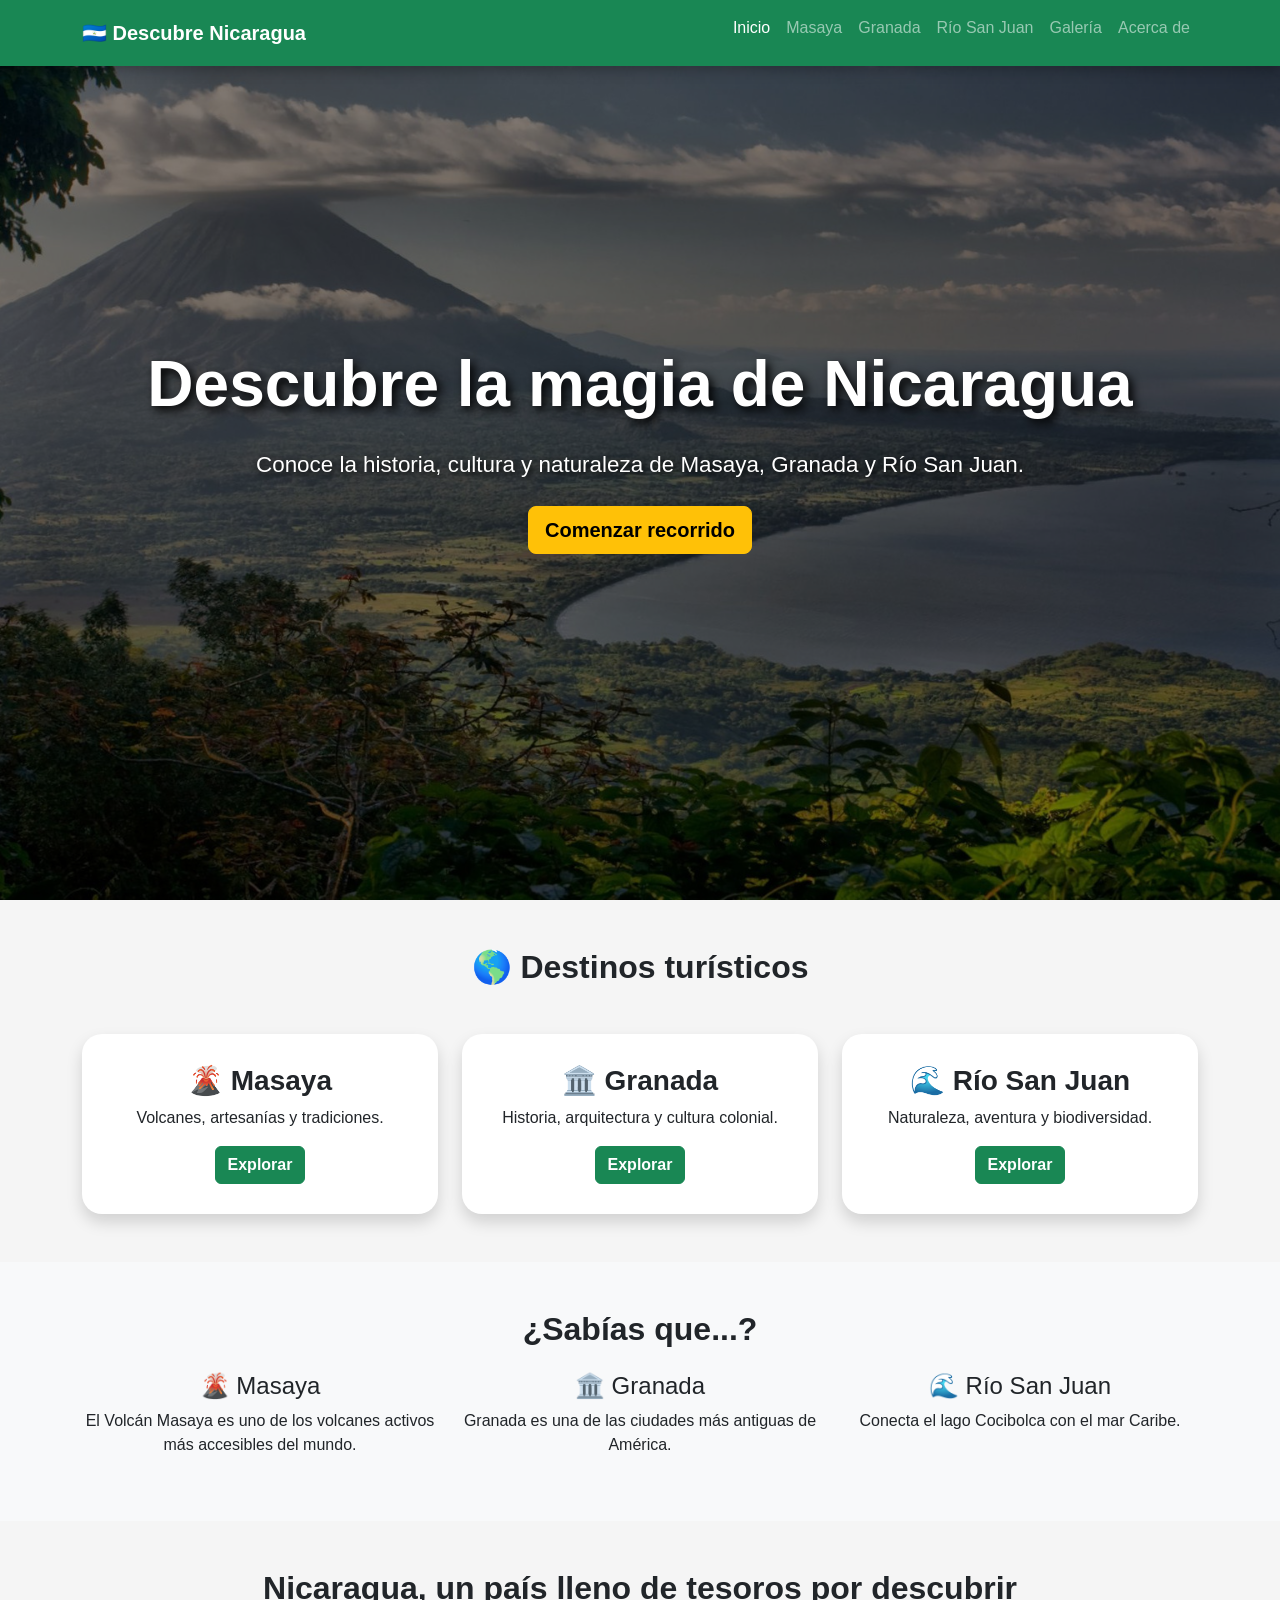
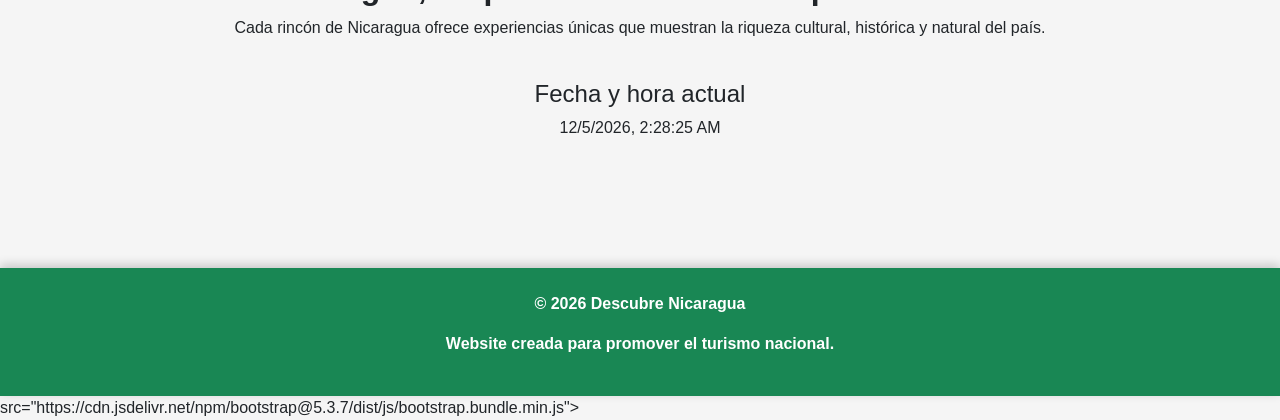
<file: index.html>
<!DOCTYPE html>
<html lang="es">
<head>
<meta charset="UTF-8">
<meta name="viewport" content="width=device-width, initial-scale=1.0">
<title>Descubre Nicaragua</title>
<link href="https://cdn.jsdelivr.net/npm/bootstrap@5.3.7/dist/css/bootstrap.min.css" rel="stylesheet">
<link rel="stylesheet" href="styleindex.css">
</head>
<body>
    <a href="#" class="btn btn-success arriba">
⬆️
</a>

<nav class="navbar navbar-expand-lg navbar-dark bg-success fixed-top">
<div class="container">
<a class="navbar-brand fw-bold" href="index.html">
🇳🇮 Descubre Nicaragua
</a>
<button class="navbar-toggler"
type="button"
data-bs-toggle="collapse"
data-bs-target="#menu">
<span class="navbar-toggler-icon"></span>
</button>
<div class="collapse navbar-collapse" id="menu">
<ul class="navbar-nav ms-auto">
<li class="nav-item">
<a class="nav-link active" href="index.html">

Inicio
</a>
</li>
<li class="nav-item">
<a class="nav-link" href="masaya.html">

Masaya
</a>
</li>
<li class="nav-item">
<a class="nav-link" href="granada.html">

Granada
</a>
</li>
<li class="nav-item">
<a class="nav-link" href="riosanjuan.html">

Río San Juan
</a>
</li>
<li class="nav-item">
<a class="nav-link" href="galeria.html">

Galería
</a>
</li>
<li class="nav-item">
<a class="nav-link" href="acerca.html">

Acerca de
</a>
</li>
</ul>
</div>
</div>
</nav>
<header class="hero">
<div class="container text-center">
<h1>

 Descubre la magia de Nicaragua 
</h1>
<p class="lead">
Conoce la historia, cultura y naturaleza de Masaya, Granada y Río San Juan.
</p>
<a href="masaya.html"
class="btn btn-warning btn-lg">

Comenzar recorrido
</a>
</div>
</header>
<section class="container py-5">
<h2 class="text-center mb-5">

🌎 Destinos turísticos
</h2>
<div class="row g-4">
<div class="col-md-4">
<div class="card h-100 shadow text-center">
<div class="card-body">

<h3>🌋 Masaya</h3>
<p>
Volcanes, artesanías y tradiciones.
</p>
<a href="masaya.html"
class="btn btn-success">
Explorar
</a>
</div>
</div>
</div>
<div class="col-md-4">
<div class="card h-100 shadow text-center">
<div class="card-body">

<h3>🏛️ Granada</h3>
<p>
Historia, arquitectura y cultura colonial.
</p>
<a href="granada.html"
class="btn btn-success">
Explorar
</a>
</div>
</div>
</div>
<div class="col-md-4">
<div class="card h-100 shadow text-center">
<div class="card-body">

<h3>🌊 Río San Juan</h3>
<p>
Naturaleza, aventura y biodiversidad.
</p>
<a href="riosanjuan.html"
class="btn btn-success">
Explorar
</a>
</div>
</div>
</div>
</div>
</section>
<section class="bg-light py-5">
<div class="container text-center">
<h2>

 ¿Sabías que...?
</h2>
<div class="row mt-4">
<div class="col-md-4">
<h4>🌋 Masaya</h4>
<p>
El Volcán Masaya es uno de los volcanes activos más accesibles del mundo.
</p>
</div>
<div class="col-md-4">
<h4>🏛️ Granada</h4>
<p>
Granada es una de las ciudades más antiguas de América.
</p>
</div>
<div class="col-md-4">
<h4>🌊 Río San Juan</h4>
<p>
Conecta el lago Cocibolca con el mar Caribe.
</p>
</div>
</div>
</div>
</section>
<section class="container py-5 text-center">
<h2>
 Nicaragua, un país lleno de tesoros por descubrir
</h2>
<p>
Cada rincón de Nicaragua ofrece experiencias únicas que muestran la riqueza cultural, histórica y natural del país.
</p>
<section class="container text-center py-4">
<h4> Fecha y hora actual</h4>
<p id="fecha"></p>
<script>
function mostrarFecha(){
const hoy = new Date();
document.getElementById("fecha").innerHTML = hoy.toLocaleString();
}
mostrarFecha();
</script>

</section>
</section>
<footer class="bg-success text-white text-center p-4">
<p>
© 2026 Descubre Nicaragua
</p>
<p>
Website creada para promover el turismo nacional.
</p>
</footer>
</script> src="https://cdn.jsdelivr.net/npm/bootstrap@5.3.7/dist/js/bootstrap.bundle.min.js"></script>
</body>
</html>
</file>
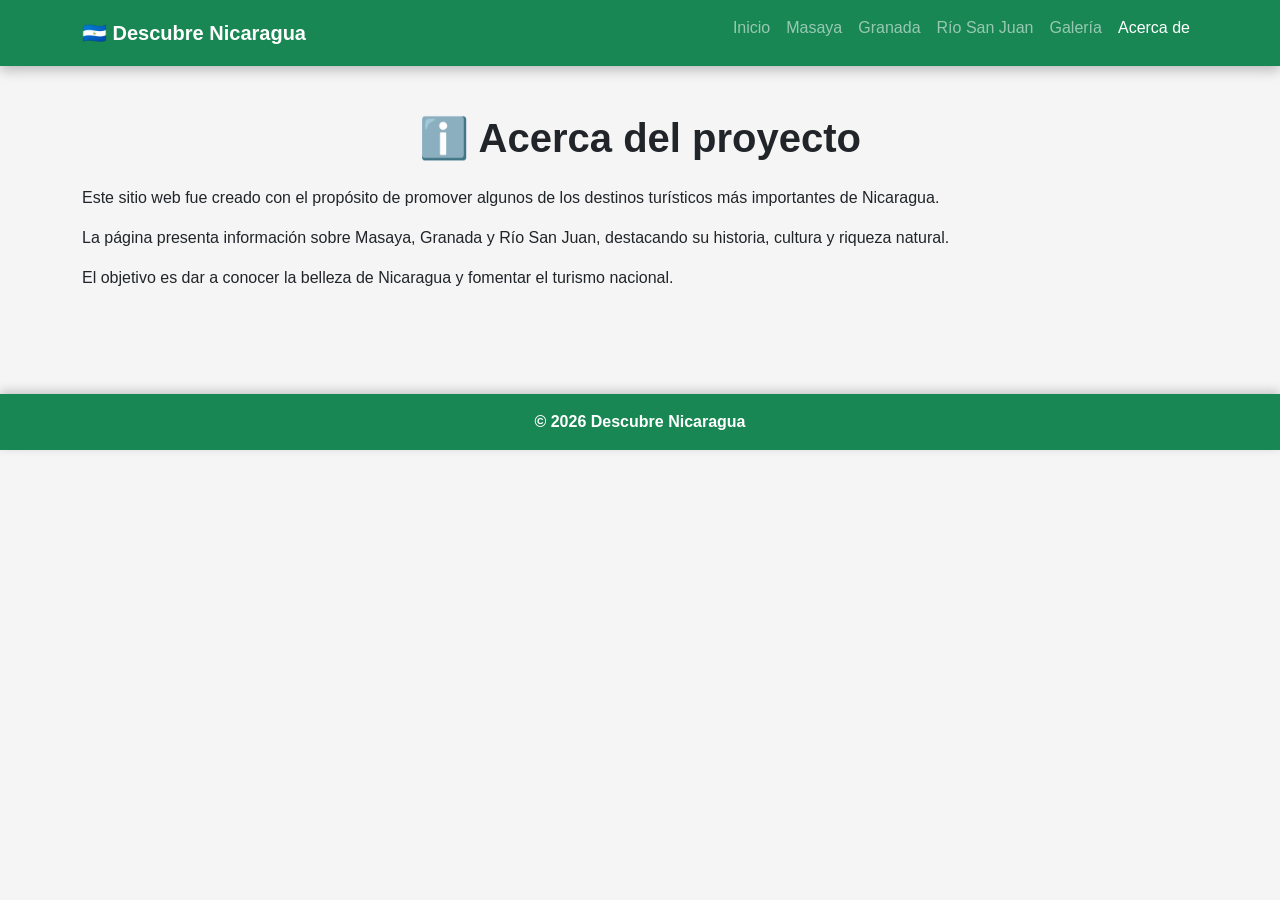
<file: acerca.html>
<!DOCTYPE html>
<html lang="es">
<head>
<meta charset="UTF-8">
<meta name="viewport" content="width=device-width, initial-scale=1.0">
<title>Acerca de | Descubre Nicaragua</title>
<link href="https://cdn.jsdelivr.net/npm/bootstrap@5.3.7/dist/css/bootstrap.min.css" rel="stylesheet">
<link rel="stylesheet" href="styleindex.css">
</head>
<body>
<nav class="navbar navbar-expand-lg navbar-dark bg-success">
<div class="container">
<a class="navbar-brand fw-bold" href="index.html">
🇳🇮 Descubre Nicaragua
</a>
<button class="navbar-toggler"
type="button"
data-bs-toggle="collapse"
data-bs-target="#menu">
<span class="navbar-toggler-icon"></span>
</button>
<div class="collapse navbar-collapse" id="menu">
<ul class="navbar-nav ms-auto">
<li class="nav-item">
<a class="nav-link" href="index.html">

Inicio
</a>
</li>
<li class="nav-item">
<a class="nav-link" href="masaya.html">

Masaya
</a>
</li>
<li class="nav-item">
<a class="nav-link" href="granada.html">

Granada
</a>
</li>
<li class="nav-item">
<a class="nav-link" href="riosanjuan.html">

Río San Juan
</a>
</li>
<li class="nav-item">
<a class="nav-link" href="galeria.html">

Galería
</a>
</li>
<li class="nav-item">
<a class="nav-link active" href="acerca.html">

Acerca de
</a>
</li>
</ul>
</div>
</div>
</nav>
<section class="container py-5">
<h1 class="text-center mb-4">

ℹ️ Acerca del proyecto
</h1>
<p>
Este sitio web fue creado con el propósito de promover algunos de los destinos turísticos más importantes de Nicaragua.
</p>
<p>
La página presenta información sobre Masaya, Granada y Río San Juan, destacando su historia, cultura y riqueza natural.
</p>
<p>
El objetivo es dar a conocer la belleza de Nicaragua y fomentar el turismo nacional.
</p>
</section>
<footer class="bg-success text-white text-center p-3">
© 2026 Descubre Nicaragua
</footer>
<script src="https://cdn.jsdelivr.net/npm/bootstrap@5.3.7/dist/js/bootstrap.bundle.min.js"></script>
</body>
</html>
</file>
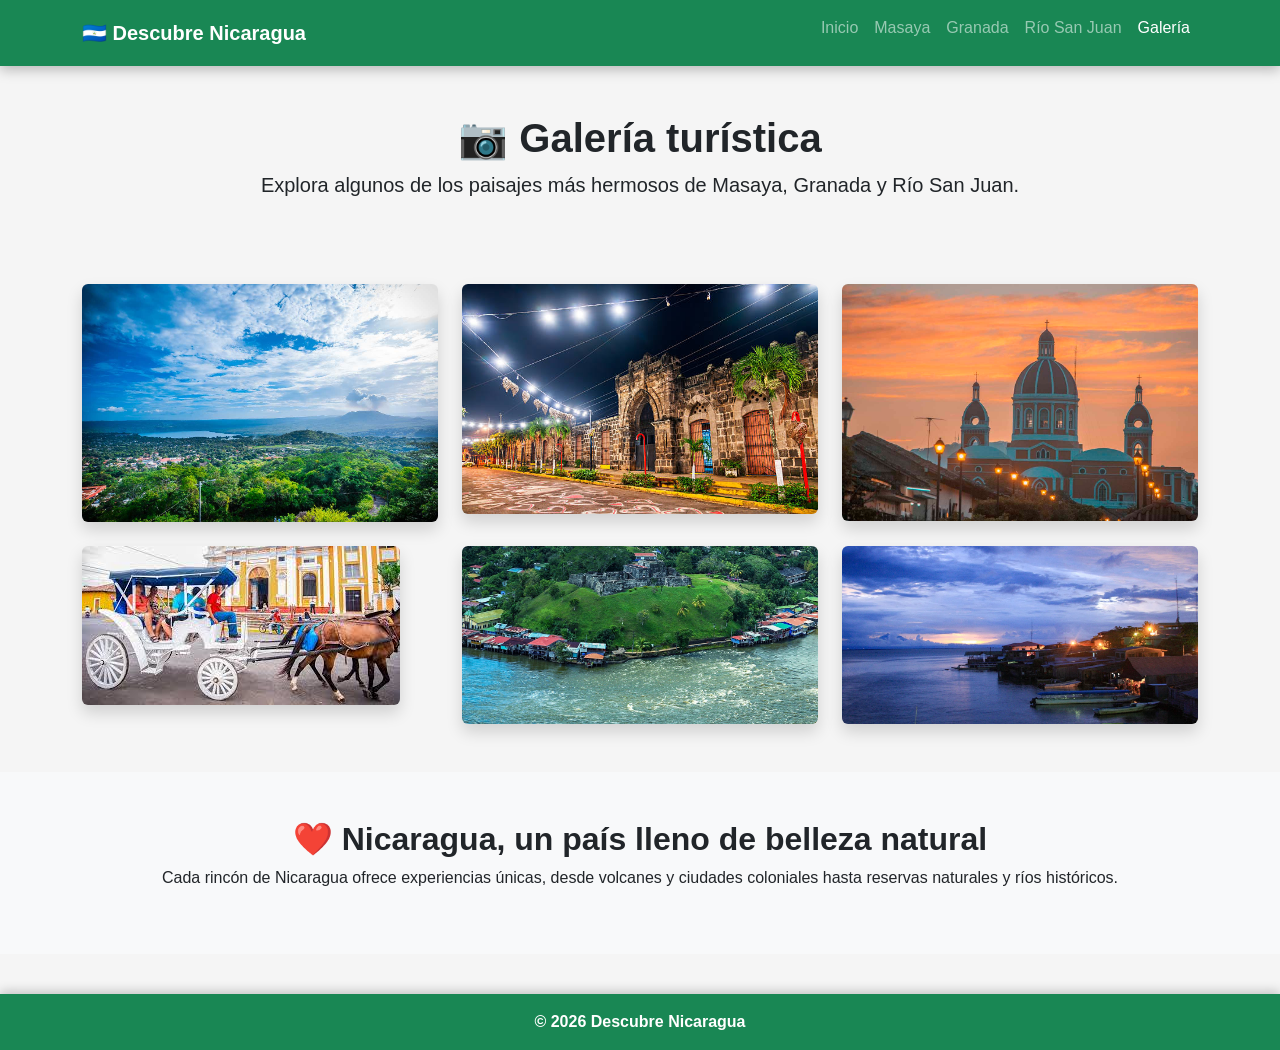
<file: galeria.html>
<!DOCTYPE html>
<html lang="es">
<head>
<meta charset="UTF-8">
<meta name="viewport" content="width=device-width, initial-scale=1.0">
<title>Galería | Descubre Nicaragua</title>
<link href="https://cdn.jsdelivr.net/npm/bootstrap@5.3.7/dist/css/bootstrap.min.css" rel="stylesheet">
<link rel="stylesheet" href="styleindex.css">
</head>
<body>
<nav class="navbar navbar-expand-lg navbar-dark bg-success">
<div class="container">
<a class="navbar-brand fw-bold" href="index.html">
🇳🇮 Descubre Nicaragua
</a>
<button class="navbar-toggler"
type="button"
data-bs-toggle="collapse"
data-bs-target="#menu">
<span class="navbar-toggler-icon"></span>
</button>
<div class="collapse navbar-collapse" id="menu">
<ul class="navbar-nav ms-auto">
<li class="nav-item">
<a class="nav-link" href="index.html">

Inicio
</a>
</li>
<li class="nav-item">
<a class="nav-link" href="masaya.html">

Masaya
</a>
</li>
<li class="nav-item">
<a class="nav-link" href="granada.html">

Granada
</a>
</li>
<li class="nav-item">
<a class="nav-link" href="riosanjuan.html">

Río San Juan
</a>
</li>
<li class="nav-item">
<a class="nav-link active" href="galeria.html">

Galería
</a>
</li>
</ul>
</div>
</div>
</nav>
<section class="container py-5 text-center">

<h1>📷 Galería turística</h1>
<p class="lead">
Explora algunos de los paisajes más hermosos de Masaya, Granada y Río San Juan.
</p>
</section>
<section class="container pb-5">
<div class="row g-4">
<div class="col-md-4">
<img
src="masayagl.jpg"
class="img-fluid rounded shadow">
</div>
<div class="col-md-4">
<img
src="masayagl2,jpg.jpg"
class="img-fluid rounded shadow">
</div>
<div class="col-md-4">
<img
src="granadagl.jpg"
class="img-fluid rounded shadow">
</div>
<div class="col-md-4">
<img
src="granadagl2.jpg"
class="img-fluid rounded shadow">
</div>
<div class="col-md-4">
<img
src="riosanjuangl.jpg"
class="img-fluid rounded shadow">
</div>
<div class="col-md-4">
<img
src="riosanjuangl2.jpg"
class="img-fluid rounded shadow">
</div>
</div>
</section>
<section class="bg-light py-5">
<div class="container text-center">
<h2>
❤️ Nicaragua, un país lleno de belleza natural
</h2>
<p>
Cada rincón de Nicaragua ofrece experiencias únicas, desde volcanes y ciudades coloniales hasta reservas naturales y ríos históricos.
</p>
</div>
</section>
<footer class="bg-success text-white text-center p-3">
© 2026 Descubre Nicaragua
</footer>
<script src="https://cdn.jsdelivr.net/npm/bootstrap@5.3.7/dist/js/bootstrap.bundle.min.js"></script>
</body> 
</html>
</file>
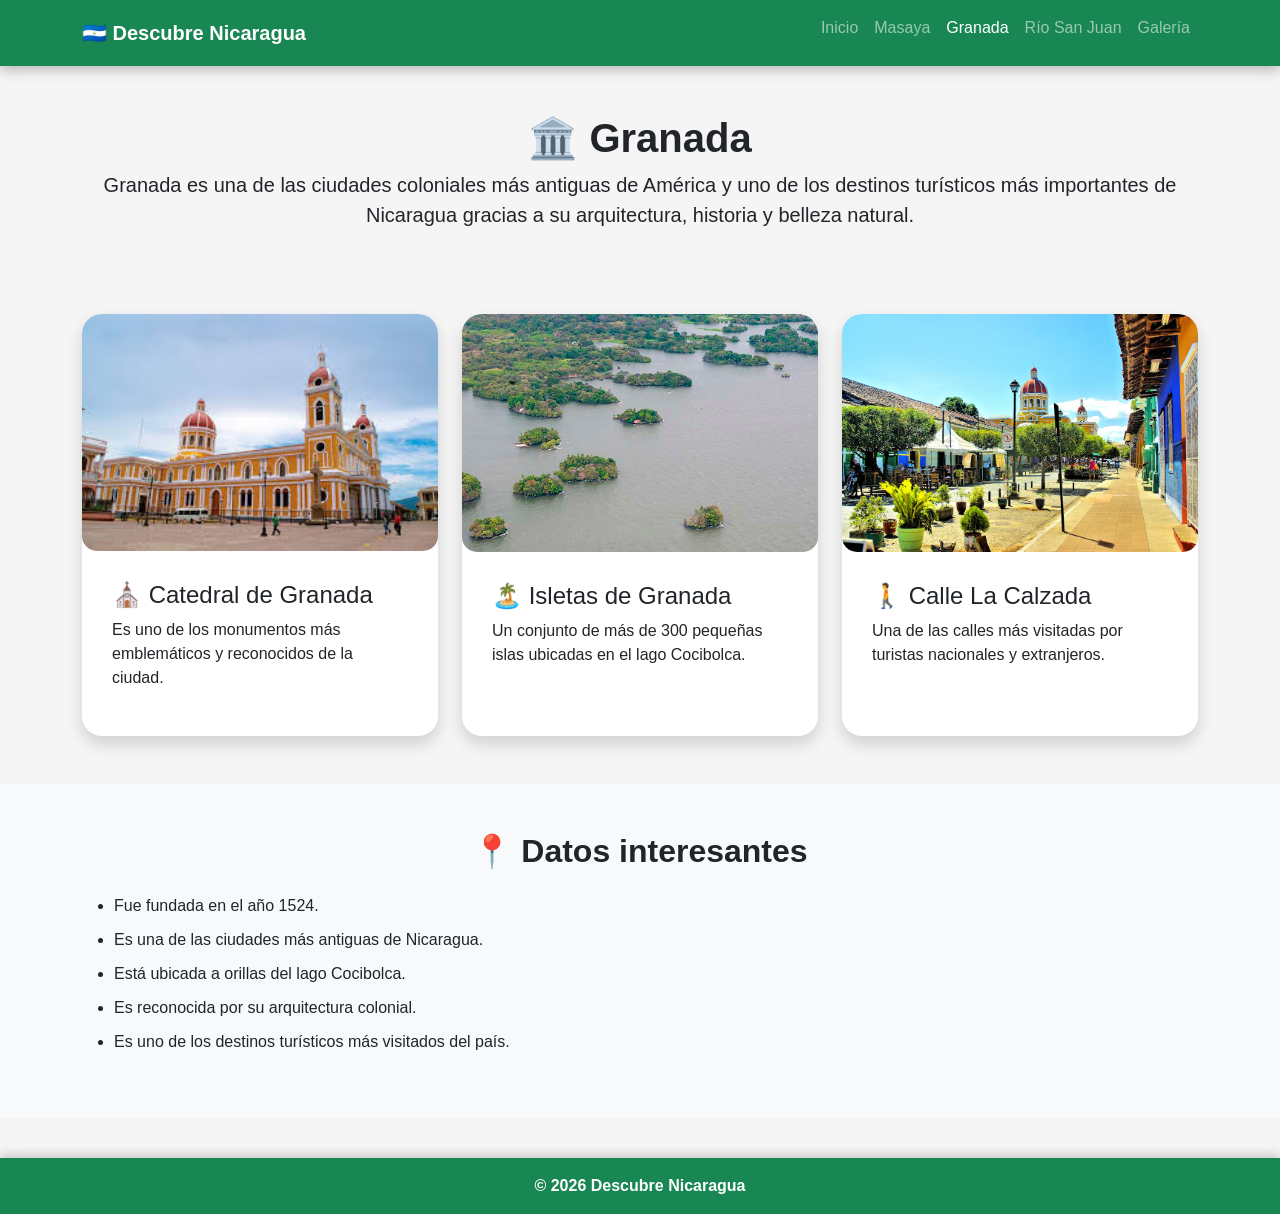
<file: granada.html>
<!DOCTYPE html>
<html lang="es">
<head>
<meta charset="UTF-8">
<meta name="viewport" content="width=device-width, initial-scale=1.0">
<title>Granada | Descubre Nicaragua</title>
<link href="https://cdn.jsdelivr.net/npm/bootstrap@5.3.7/dist/css/bootstrap.min.css" rel="stylesheet">
<link rel="stylesheet" href="styleindex.css">
</head>
<body>
<nav class="navbar navbar-expand-lg navbar-dark bg-success">
<div class="container">
<a class="navbar-brand fw-bold" href="index.html">
🇳🇮 Descubre Nicaragua
</a>
<button class="navbar-toggler"
type="button"
data-bs-toggle="collapse"
data-bs-target="#menu">
<span class="navbar-toggler-icon"></span>
</button>
<div class="collapse navbar-collapse" id="menu">
<ul class="navbar-nav ms-auto">
<li class="nav-item">
<a class="nav-link" href="index.html">

Inicio
</a>
</li>
<li class="nav-item">
<a class="nav-link" href="masaya.html">

Masaya
</a>
</li>
<li class="nav-item">
<a class="nav-link active" href="granada.html">

Granada
</a>
</li>
<li class="nav-item">
<a class="nav-link" href="riosanjuan.html">

Río San Juan
</a>
</li>
<li class="nav-item">
<a class="nav-link" href="galeria.html">

Galería
</a>
</li>
</ul>
</div>
</div>
</nav>
<section class="container py-5 text-center">

<h1>🏛️ Granada</h1>
<p class="lead">
Granada es una de las ciudades coloniales más antiguas de América y uno de los destinos turísticos más importantes de Nicaragua gracias a su arquitectura, historia y belleza natural.
</p>
</section>
<section class="container pb-5">
<div class="row g-4">
<div class="col-md-4">
<div class="card h-100 shadow">
<img src="granada.jpg"
class="card-img-top">
<div class="card-body">

<h4>⛪ Catedral de Granada</h4>
<p>
Es uno de los monumentos más emblemáticos y reconocidos de la ciudad.
</p>
</div>
</div>
</div>
<div class="col-md-4">
<div class="card h-100 shadow">
<img src="granada2.jpg"
class="card-img-top">
<div class="card-body">

<h4>🏝️ Isletas de Granada</h4>
<p>
Un conjunto de más de 300 pequeñas islas ubicadas en el lago Cocibolca.
</p>
</div>
</div>
</div>
<div class="col-md-4">
<div class="card h-100 shadow">
<img src="granada3.jpg"
class="card-img-top">
<div class="card-body">

<h4>🚶 Calle La Calzada</h4>
<p>
Una de las calles más visitadas por turistas nacionales y extranjeros.
</p>
</div>
</div>
</div>
</div>
</section>
<section class="bg-light py-5">
<div class="container">
<h2 class="text-center mb-4">

📍 Datos interesantes
</h2>
<ul>
<li>Fue fundada en el año 1524.</li>
<li>Es una de las ciudades más antiguas de Nicaragua.</li>
<li>Está ubicada a orillas del lago Cocibolca.</li>
<li>Es reconocida por su arquitectura colonial.</li>
<li>Es uno de los destinos turísticos más visitados del país.</li>
</ul>
</div>
</section>
<footer class="bg-success text-white text-center p-3">
© 2026 Descubre Nicaragua
</footer>
<script src="https://cdn.jsdelivr.net/npm/bootstrap@5.3.7/dist/js/bootstrap.bundle.min.js"></script>
</body>
</html>
</file>
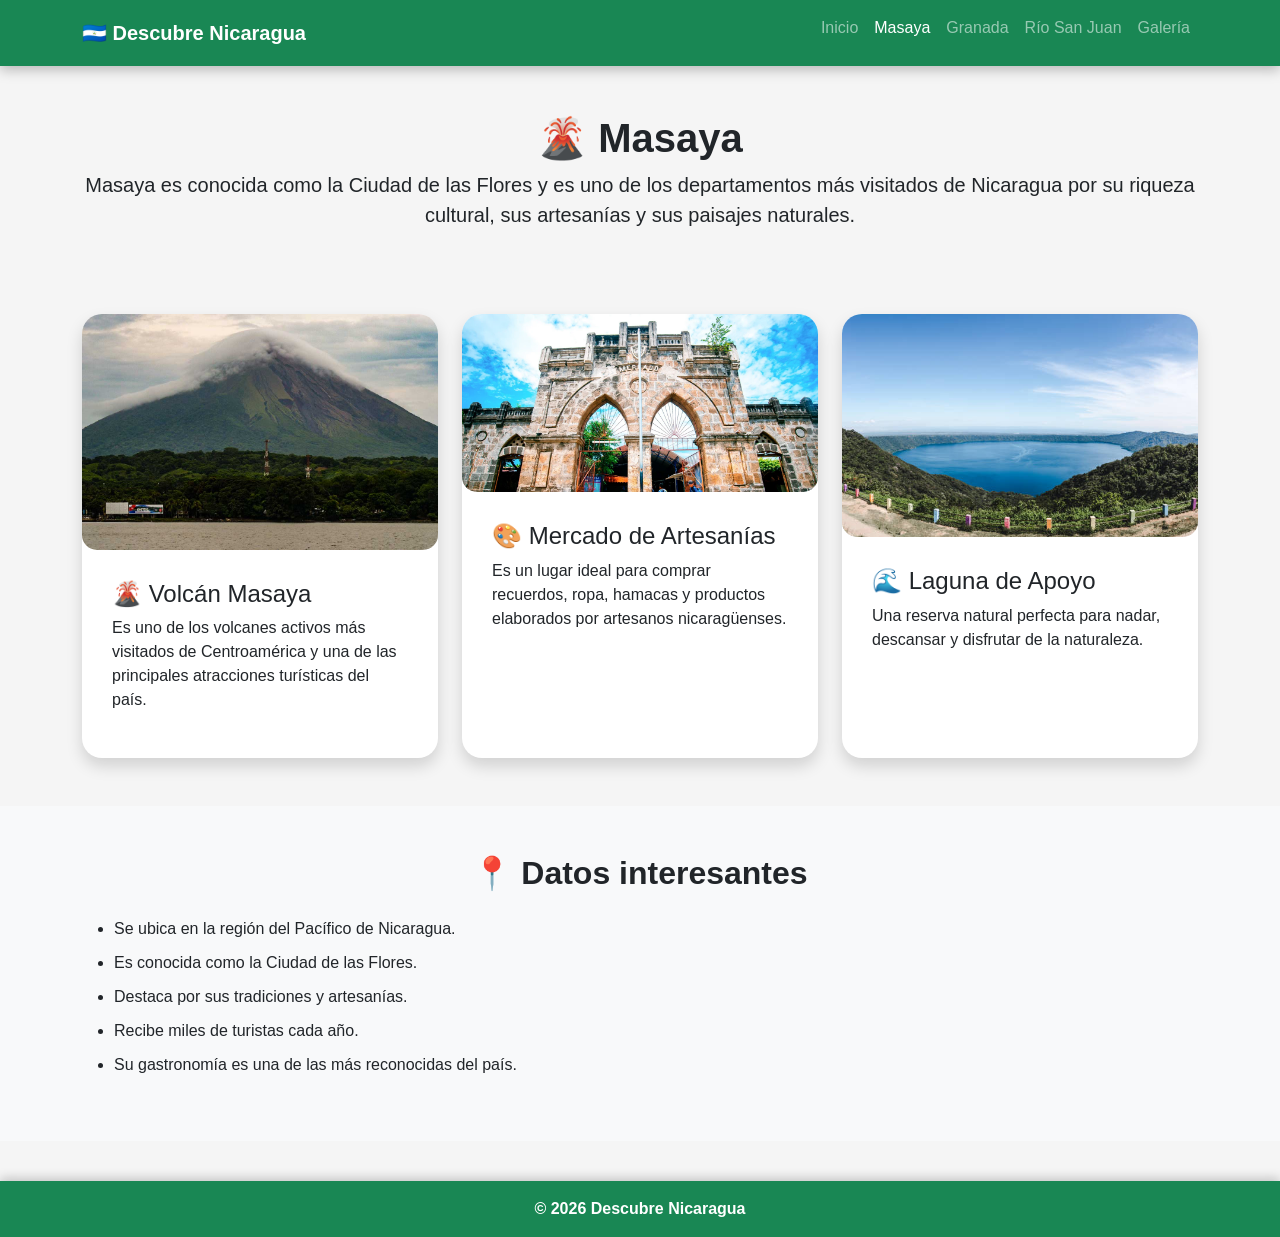
<file: masaya.html>
<!DOCTYPE html>
<html lang="es">
<head>
<meta charset="UTF-8">
<meta name="viewport" content="width=device-width, initial-scale=1.0">
<title>Masaya | Descubre Nicaragua</title>
<link href="https://cdn.jsdelivr.net/npm/bootstrap@5.3.7/dist/css/bootstrap.min.css" rel="stylesheet">
<link rel="stylesheet" href="styleindex.css">
</head>
<body>
<nav class="navbar navbar-expand-lg navbar-dark bg-success">
<div class="container">
<a class="navbar-brand fw-bold" href="index.html">
🇳🇮 Descubre Nicaragua
</a>
<button class="navbar-toggler"
type="button"
data-bs-toggle="collapse"
data-bs-target="#menu">
<span class="navbar-toggler-icon"></span>
</button>
<div class="collapse navbar-collapse" id="menu">
<ul class="navbar-nav ms-auto">
<li class="nav-item">
<a class="nav-link" href="index.html">

Inicio
</a>
</li>
<li class="nav-item">
<a class="nav-link active" href="masaya.html">

Masaya
</a>
</li>
<li class="nav-item">
<a class="nav-link" href="granada.html">

Granada
</a>
</li>
<li class="nav-item">
<a class="nav-link" href="riosanjuan.html">

Río San Juan
</a>
</li>
<li class="nav-item">
<a class="nav-link" href="galeria.html">

Galería
</a>
</li>
</ul>
</div>
</div>
</nav>
<section class="container py-5 text-center">

<h1>🌋 Masaya</h1>
<p class="lead">
Masaya es conocida como la Ciudad de las Flores y es uno de los departamentos más visitados de Nicaragua por su riqueza cultural, sus artesanías y sus paisajes naturales.
</p>

</section>
<section class="container pb-5">
<div class="row g-4">
<div class="col-md-4">
<div class="card h-100 shadow">
<img src="masaya.jpg"
class="card-img-top">
<div class="card-body">

<h4>🌋 Volcán Masaya</h4>
<p>
Es uno de los volcanes activos más visitados de Centroamérica y una de las principales atracciones turísticas del país.
</p>
</div>
</div>
</div>
<div class="col-md-4">
<div class="card h-100 shadow">
<img src="masaya2.jpg"
class="card-img-top">
<div class="card-body">

<h4>🎨 Mercado de Artesanías</h4>
<p>
Es un lugar ideal para comprar recuerdos, ropa, hamacas y productos elaborados por artesanos nicaragüenses.
</p>
</div>
</div>
</div>
<div class="col-md-4">
<div class="card h-100 shadow">
<img src="masaya3.jpg"
class="card-img-top">
<div class="card-body">

<h4>🌊 Laguna de Apoyo</h4>
<p>
Una reserva natural perfecta para nadar, descansar y disfrutar de la naturaleza.
</p>
</div>
</div>
</div>
</div>
</section>
<section class="bg-light py-5">
<div class="container">
<h2 class="text-center mb-4">

📍 Datos interesantes
</h2>
<ul>
<li>Se ubica en la región del Pacífico de Nicaragua.</li>
<li>Es conocida como la Ciudad de las Flores.</li>
<li>Destaca por sus tradiciones y artesanías.</li>
<li>Recibe miles de turistas cada año.</li>
<li>Su gastronomía es una de las más reconocidas del país.</li>
</ul>
</div>
</section>
<footer class="bg-success text-white text-center p-3">
© 2026 Descubre Nicaragua
</footer>
<script src="https://cdn.jsdelivr.net/npm/bootstrap@5.3.7/dist/js/bootstrap.bundle.min.js"></script>
</body>
</html>
</file>
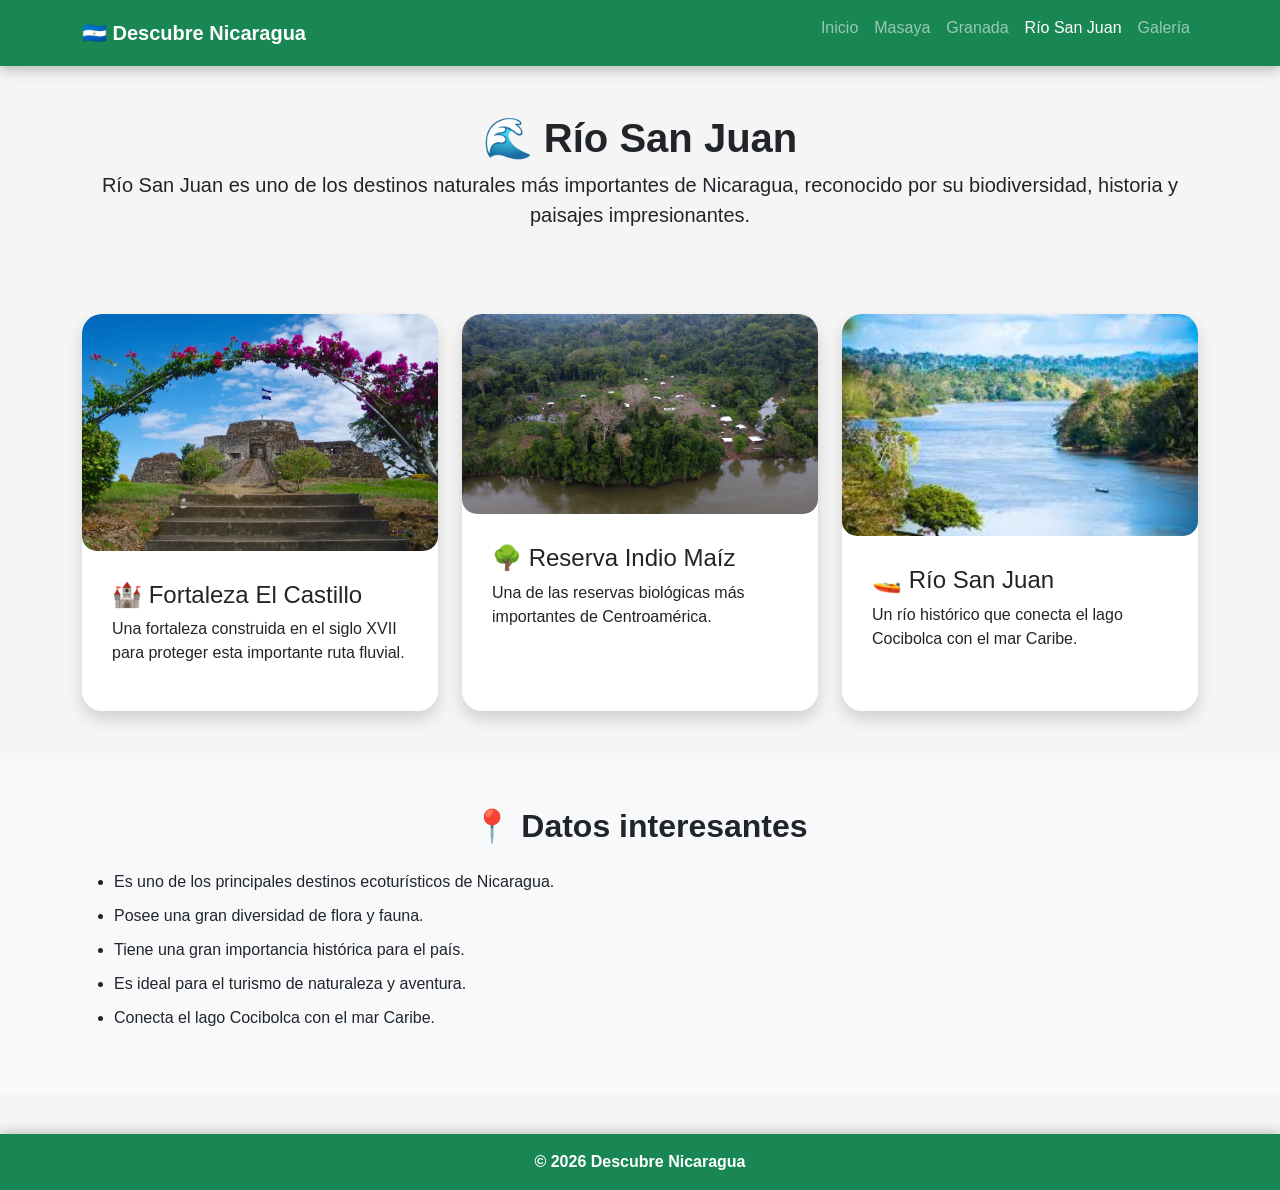
<file: riosanjuan.html>
<!DOCTYPE html>
<html lang="es">
<head>
<meta charset="UTF-8">
<meta name="viewport" content="width=device-width, initial-scale=1.0">
<title>Río San Juan | Descubre Nicaragua</title>
<link href="https://cdn.jsdelivr.net/npm/bootstrap@5.3.7/dist/css/bootstrap.min.css" rel="stylesheet">
<link rel="stylesheet" href="styleindex.css">
</head>
<body>

<nav class="navbar navbar-expand-lg navbar-dark bg-success">
<div class="container">
<a class="navbar-brand fw-bold" href="index.html">
🇳🇮 Descubre Nicaragua
</a>
<button class="navbar-toggler"
type="button"
data-bs-toggle="collapse"
data-bs-target="#menu">
<span class="navbar-toggler-icon"></span>
</button>
<div class="collapse navbar-collapse" id="menu">
<ul class="navbar-nav ms-auto">
<li class="nav-item">
<a class="nav-link" href="index.html">

Inicio
</a>
</li>
<li class="nav-item">
<a class="nav-link" href="masaya.html">

Masaya
</a>
</li>
<li class="nav-item">
<a class="nav-link" href="granada.html">

Granada
</a>
</li>
<li class="nav-item">
<a class="nav-link active" href="riosanjuan.html">

Río San Juan
</a>
</li>
<li class="nav-item">
<a class="nav-link" href="galeria.html">

Galería
</a>
</li>
</ul>
</div>
</div>
</nav>
<section class="container py-5 text-center">

<h1>🌊 Río San Juan</h1>
<p class="lead">
Río San Juan es uno de los destinos naturales más importantes de Nicaragua, reconocido por su biodiversidad, historia y paisajes impresionantes.
</p>
</section>
<section class="container pb-5">
<div class="row g-4">
<div class="col-md-4">
<div class="card h-100 shadow">
<img src="riosanjuan.jpg"
class="card-img-top">
<div class="card-body">

<h4>🏰 Fortaleza El Castillo</h4>
<p>
Una fortaleza construida en el siglo XVII para proteger esta importante ruta fluvial.
</p>
</div>
</div>
</div>
<div class="col-md-4">
<div class="card h-100 shadow">
<img src="riosanjuan2.jpg"
class="card-img-top">
<div class="card-body">

<h4>🌳 Reserva Indio Maíz</h4>
<p>
Una de las reservas biológicas más importantes de Centroamérica.
</p>
</div>
</div>
</div>
<div class="col-md-4">
<div class="card h-100 shadow">
<img src="riosanjuan3.jpg"
class="card-img-top">
<div class="card-body">

<h4>🚤 Río San Juan</h4>
<p>
Un río histórico que conecta el lago Cocibolca con el mar Caribe.
</p>
</div>
</div>
</div>
</div>
</section>
<section class="bg-light py-5">
<div class="container">
<h2 class="text-center mb-4">

📍 Datos interesantes
</h2>
<ul>
<li>Es uno de los principales destinos ecoturísticos de Nicaragua.</li>
<li>Posee una gran diversidad de flora y fauna.</li>
<li>Tiene una gran importancia histórica para el país.</li>
<li>Es ideal para el turismo de naturaleza y aventura.</li>
<li>Conecta el lago Cocibolca con el mar Caribe.</li>
</ul>
</div>
</section>
<footer class="bg-success text-white text-center p-3">
© 2026 Descubre Nicaragua
</footer>
<script src="https://cdn.jsdelivr.net/npm/bootstrap@5.3.7/dist/js/bootstrap.bundle.min.js"></script>
</body>
</html>
</file>
<file: styleindex.css>
/* GENERAL */

body{

margin:0;

padding:0;

font-family:Arial,sans-serif;

background:#f5f5f5;

overflow-x:hidden;

}


/* NAVBAR */

.navbar{

box-shadow:0 4px 12px rgba(0,0,0,0.25);

}


/* PORTADA */

.hero{

height:100vh;

display:flex;

justify-content:center;

align-items:center;

text-align:center;

padding:20px;

color:white;

background-image:url("fondo.jpg");

background-size:cover;

background-position:center;

background-repeat:no-repeat;

position:relative;

}


.hero::before{

content:"";

position:absolute;

top:0;

left:0;

width:100%;

height:100%;

background:rgba(0,0,0,0.50);

}


.hero .container{

position:relative;

z-index:1;

}


.hero h1{

font-size:4rem;

font-weight:900;

text-shadow:4px 4px 10px black;

}


.hero p{

font-size:1.4rem;

margin:25px 0;

text-shadow:2px 2px 6px black;

}


/* BOTONES */

.btn{

transition:0.3s;

font-weight:bold;

}


.btn:hover{

transform:scale(1.08);

}


/* TARJETAS */

.card{

border:none;

border-radius:20px;

overflow:hidden;

transition:0.3s;

cursor:pointer;

}


.card:hover{

transform:translateY(-12px);

box-shadow:0 15px 30px rgba(0,0,0,0.25);

}


.card-body{

padding:30px;

}


.card h3{

font-weight:bold;

}


/* IMÁGENES */

img{

border-radius:15px;

transition:0.4s;

}


img:hover{

transform:scale(1.05);

}


/* TÍTULOS */

h1,h2,h3{

font-weight:bold;

}


/* NAVBAR */

.nav-link{

transition:0.3s;

}


.nav-link:hover{

color:#ffc107 !important;

}


/* SECCIONES */

section{

padding-top:20px;

}


/* LISTAS */

ul li{

margin-bottom:10px;

}


/* FOOTER */

footer{

margin-top:40px;

padding:25px;

font-weight:bold;

box-shadow:0 -3px 10px rgba(0,0,0,0.2);

}


/* RESPONSIVE */

@media(max-width:768px){

.hero h1{

font-size:2.4rem;

}

.hero p{

font-size:1rem;

}

}

.arriba{

position:fixed;

bottom:20px;

right:20px;

border-radius:50%;

font-size:22px;

padding:10px 15px;

}
</file>
